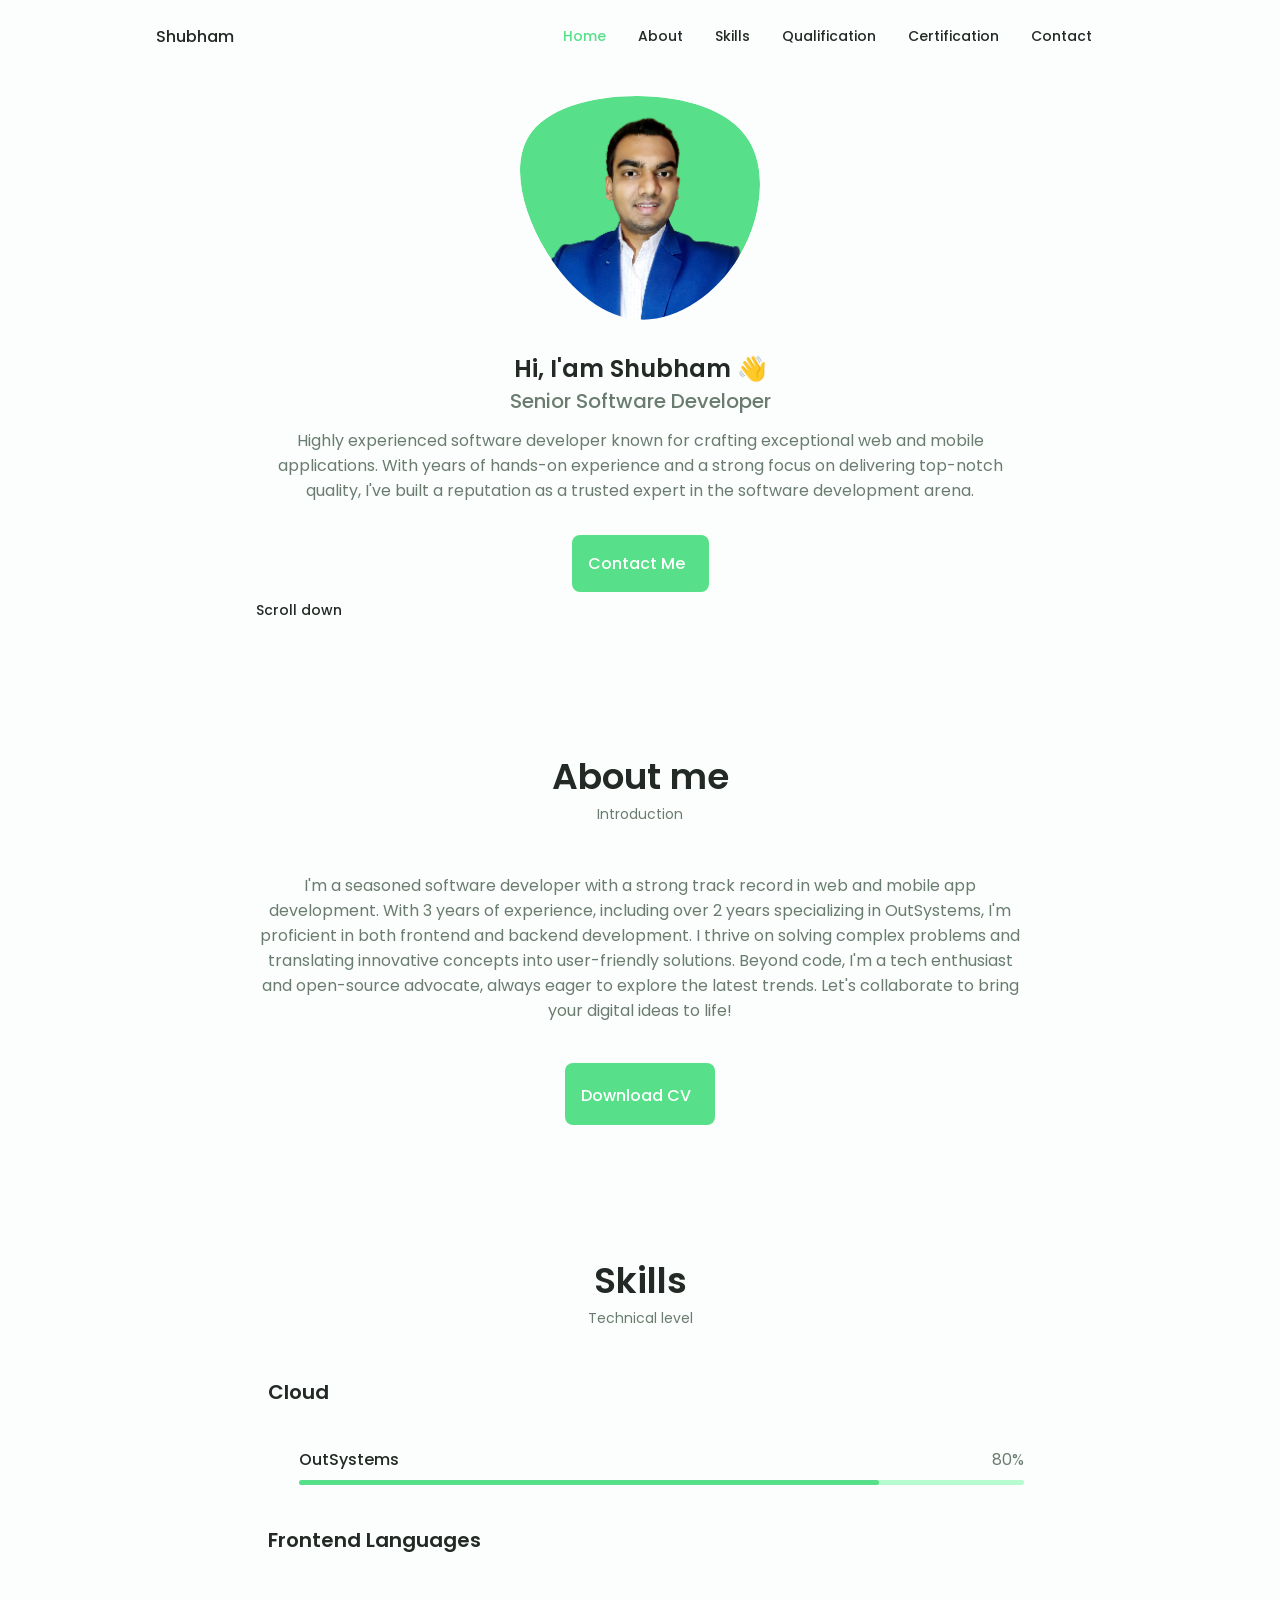
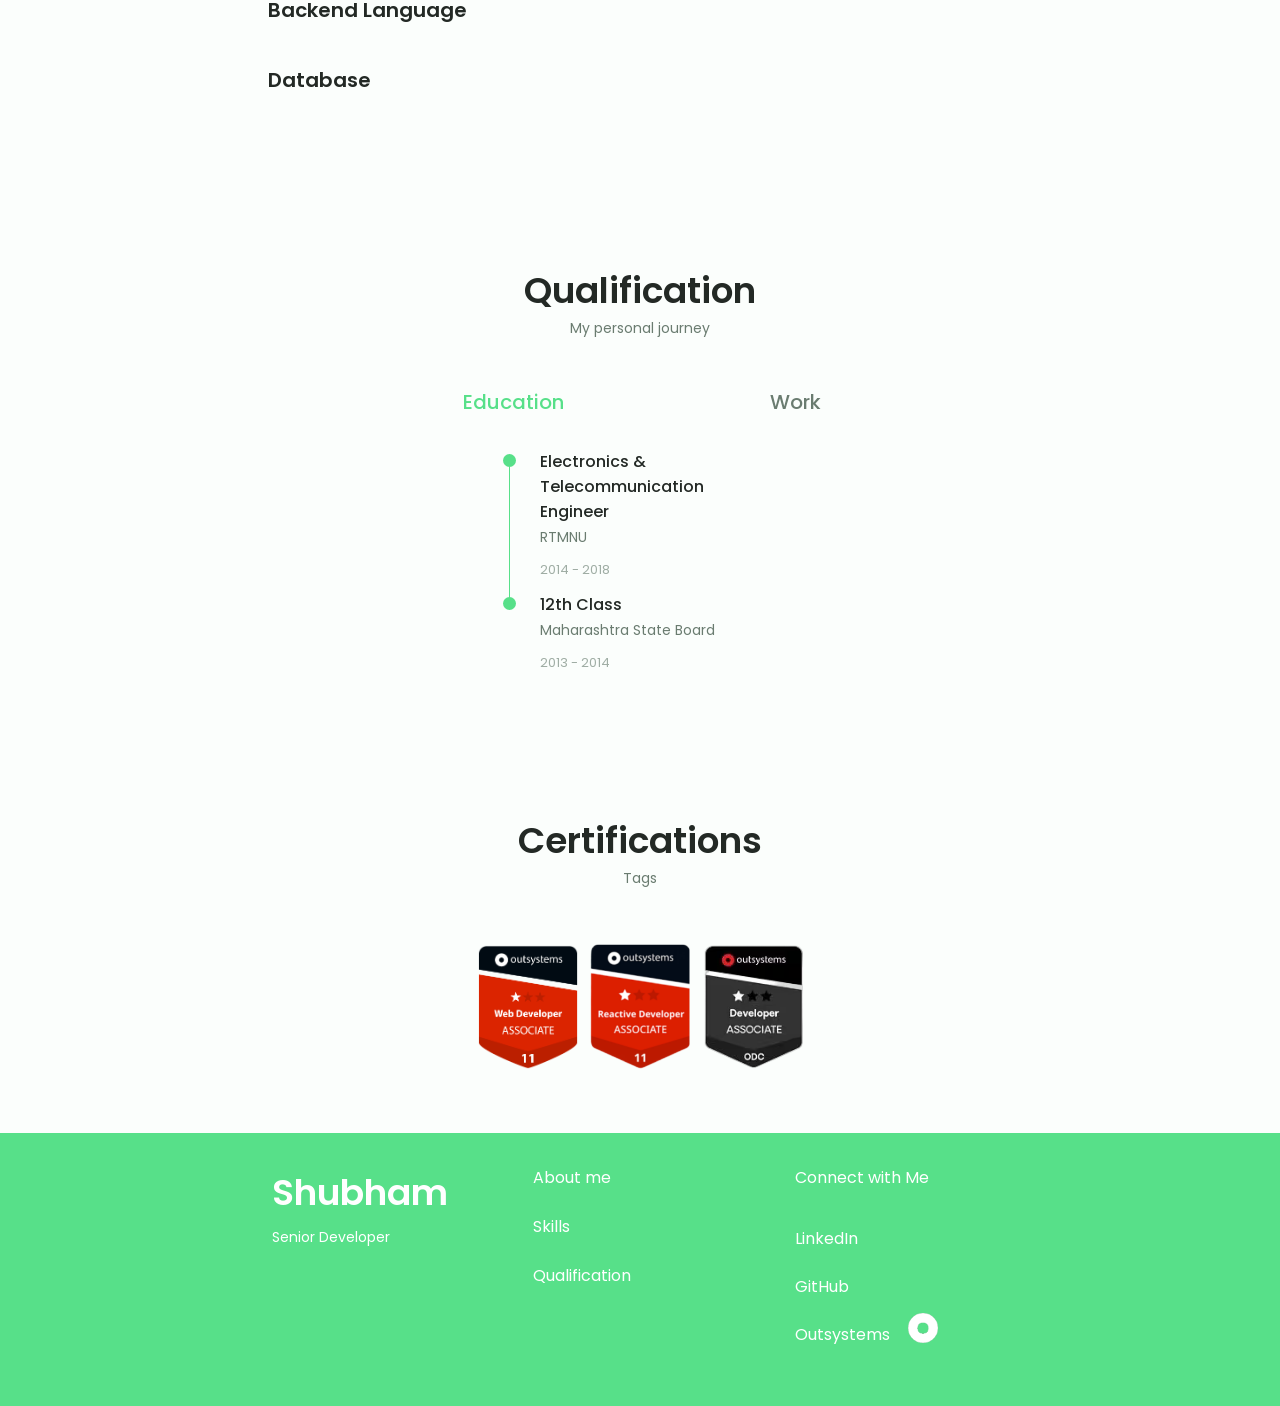
<file: index.html>
<!DOCTYPE html>
<html lang="en">
<head>
    <meta charset="UTF-8">
    <meta http-equiv="X-UA-Compatible" content="IE=edge">
    <meta name="viewport" content="width=device-width, initial-scale=1.0">

    <!--=============UNICONS====================-->
    <link rel="stylesheet" href="https://unicons.iconscout.com/release/v4.0.0/css/line.css">

    <!--=============SWIPER CSS====================-->
    <link rel="stylesheet" href="https://cdn.jsdelivr.net/npm/swiper@9.0.3/swiper-bundle.min.css">

    <!--=============CSS====================-->
    <link rel="stylesheet" href="assets/css/styles.css">

    <title>MyPortfolio</title>
</head>
<body>
        <!--=============HEADER====================-->
    <header class="header" id="header">
        <nav class="nav container">
            <a href="#" class="nav__name">Shubham</a>

            <div class="nav__menu" id="nav-menu">
                <ul class="nav__list grid">
                    <li>
                        <a href="#home" class="nav__link active-link">
                            <i class="uil uil-estate nav__icon"></i>Home
                        </a>
                    </li>
                    <li>
                        <a href="#about" class="nav__link">
                            <i class="uil uil-user nav__icon"></i>About
                        </a>
                    </li>
                    <li>
                        <a href="#skills" class="nav__link">
                            <i class="uil uil-file-alt nav__icon"></i>Skills
                        </a>
                    </li>
                    <li>
                        <a href="#qualification" class="nav__link">
                            <i class="uil uil-scenery nav__icon"></i>Qualification
                        </a>
                    </li>
                    <li>
                        <a href="#certification" class="nav__link">
                            <i class="uil uil-award nav__icon"></i>Certification
                        </a>
                    </li>
                    <li>
                        <a href="#footer" class="nav__link">
                            <i class="uil uil-message nav__icon"></i>Contact
                        </a>
                    </li>
                </ul>
                <i class="uil uil-times nav__close" id="nav-close"></i>
            </div>

            <div class="nav__btns">
                    <!-- Theme change button -->
                <i class="uil uil-moon dark-moon" id="theme-button"></i>

                <div class="nav__option" id="nav-option">
                    <i class="uil uil-apps"></i>
                </div>
            </div>
        </nav>
    </header>

    <!--=============MAIN====================-->
    <main class="main">

        <!--==================== HOME ====================-->
        <section class="section" id="home">
            <div class="container">
                <div class="home grid">
                    <div class="home__social">
                        <div class="grid">
                            <a href="https://www.linkedin.com/in/shubham-janbandhu-a11b12160/" target="_blank" class="home__social-icon">
                                <i class="uil uil-linkedin-alt"></i>
                            </a>
                            <a href="https://github.com/ShubhamJ-git" target="_blank" class="home__social-icon">
                                <i class="uil uil-github-alt"></i>
                            </a>
                        </div>
                        <div class="home__img">
                            <svg class="home__logo" viewBox="0 0 200 187" xmlns="http://www.w3.org/2000/svg" xmlns:xlink="http://www.w3.org/1999/xlink">
                                <mask id="mask0" mask-type="alpha">
                                    <path d="M190.312 36.4879C206.582 62.1187 201.309 102.826 182.328 134.186C163.346 165.547 
                                    130.807 187.559 100.226 186.353C69.6454 185.297 41.0228 161.023 21.7403 129.362C2.45775 
                                    97.8511 -7.48481 59.1033 6.67581 34.5279C20.9871 10.1032 59.7028 -0.149132 97.9666 
                                    0.00163737C136.23 0.303176 174.193 10.857 190.312 36.4879Z"/>
                                </mask>
                                <g mask="url(#mask0)">
                                    <path d="M190.312 36.4879C206.582 62.1187 201.309 102.826 182.328 134.186C163.346 
                                    165.547 130.807 187.559 100.226 186.353C69.6454 185.297 41.0228 161.023 21.7403 
                                    129.362C2.45775 97.8511 -7.48481 59.1033 6.67581 34.5279C20.9871 10.1032 59.7028 
                                    -0.149132 97.9666 0.00163737C136.23 0.303176 174.193 10.857 190.312 36.4879Z"/>
                                    <image class="home__logo-img" x='12' y='18'  href="assets/img/logo.png"/>
                                </g>
                            </svg>
                        </div>
                    </div>
                    
                    <div class="home__data home__heading">
                        <h1>Hi, I'am Shubham <span class="wave">👋</span> </h1>
                        <h3 class="home__subtitle">Senior Software Developer</h3>
                        <p class="home__description">Highly experienced software developer known for crafting exceptional web and mobile applications. With years of hands-on experience and a strong focus on delivering top-notch quality, I've built a reputation as a trusted expert in the software development arena.</p>
                        <a href="#footer" class="button button--flex"> Contact Me <i class="uil uil-message button__icon"></i></a>
                    </div>
                </div>
                <div class="home__scroll">
                    <a href="#about" class="home__scroll-button button--flex">
                        <i class="uil uil-mouse-alt home__scroll-mouse"></i>
                        <span class="home__scroll-name">Scroll down</span>
                        <i class="uil uil-arrow-down home__scroll-arrow"></i>
                    </a>
                </div>
            </div>
        </section>

        <!-------------ABOUT------------->
        <section class="section" id="about">
            <h2 class="section__title">About me</h2>
            <span class="section__subtitle">Introduction</span>

            <div class="about__container container">
                <p class="about__description">
                    I'm a seasoned software developer with a strong track record in web and mobile app development. With 3 years of experience, including over 2 years specializing in OutSystems, I'm proficient in both frontend and backend development. I thrive on solving complex problems and translating innovative concepts into user-friendly solutions. Beyond code, I'm a tech enthusiast and open-source advocate, always eager to explore the latest trends. Let's collaborate to bring your digital ideas to life!
                </p>
            </div>

            <div class="about__buttons">
                <a download="" href="assets/pdf/resume.pdf" target="_blank" class="button button__flex">
                    Download CV <i class="uil uil-import button__icon"></i>
                </a>
            </div>
        </section>

        <!-------------SKILLS------------->
        <section class="section" id="skills">
            <h2 class="section__title">Skills</h2>
            <span class="section__subtitle">Technical level</span>

            <div class="skills__container container grid">

                <!-------------SKILL 1------------->
                <div class="skills__content skills__open">
                    <div class="skills__header">
                        <i class="uil uil-clouds skills__icon"></i>
                        <div>
                            <h1 class="skills__title">Cloud</h1>
                        </div>
                        <i class="uil uil-angle-down skills__arrow"></i>
                    </div>

                    <div class="skills__list grid" >

                        <div class="skills__data">
                            <div class="skills__titles">
                                <h3 class="skills__name">OutSystems</h3>
                                <span class="skills_number">80%</span>
                            </div>
                            <div class="skills__bar">
                                <span class="skills__percentage skills__outsystems"></span>
                            </div>
                        </div>
                    </div>
                </div>

                <!-------------SKILL 2------------->
                <div class="skills__content skills__close">
                    <div class="skills__header">
                        <i class="uil uil-brackets-curly skills__icon"></i>
                        <div>
                            <h1 class="skills__title">Frontend Languages</h1>
                        </div>
                        <i class="uil uil-angle-down skills__arrow"></i>
                    </div>

                    <div class="skills__list grid" >

                        <div class="skills__data">
                            <div class="skills__titles">
                                <h3 class="skills__name">HTML</h3>
                                <span class="skills_number">70%</span>
                            </div>
                            <div class="skills__bar">
                                <span class="skills__percentage skills__html"></span>
                            </div>
                        </div>

                        <div class="skills__data">
                            <div class="skills__titles">
                                <h3 class="skills__name">CSS</h3>
                                <span class="skills_number">60%</span>
                            </div>
                            <div class="skills__bar">
                                <span class="skills__percentage skills__css"></span>
                            </div>
                        </div>

                        <div class="skills__data">
                            <div class="skills__titles">
                                <h3 class="skills__name">JavaScript</h3>
                                <span class="skills_number">40%</span>
                            </div>
                            <div class="skills__bar">
                                <span class="skills__percentage skills__js"></span>
                            </div>
                        </div>
                    </div>
                </div>

                <!-------------SKILL 3------------->
                <div class="skills__content skills__close">
                    <div class="skills__header">
                        <i class="uil uil-server-network skills__icon"></i>
                        <div>
                            <h1 class="skills__title">Backend Language</h1>
                        </div>
                        <i class="uil uil-angle-down skills__arrow"></i>
                    </div>

                    <div class="skills__list grid" >

                        <div class="skills__data">
                            <div class="skills__titles">
                                <h3 class="skills__name">Java</h3>
                                <span class="skills_number">80%</span>
                            </div>
                            <div class="skills__bar">
                                <span class="skills__percentage skills__java"></span>
                            </div>
                        </div>
                    </div>
                </div>

                <!-------------SKILL 4------------->
                <div class="skills__content skills__close">
                    <div class="skills__header">
                        <i class="uil uil-database-alt skills__icon"></i>
                        <div>
                            <h1 class="skills__title">Database</h1>
                        </div>
                        <i class="uil uil-angle-down skills__arrow"></i>
                    </div>

                    <div class="skills__list grid" >

                        <div class="skills__data">
                            <div class="skills__titles">
                                <h3 class="skills__name">MySQL</h3>
                                <span class="skills_number">70%</span>
                            </div>
                            <div class="skills__bar">
                                <span class="skills__percentage skills__mysql"></span>
                            </div>
                        </div>

                        <div class="skills__data">
                            <div class="skills__titles">
                                <h3 class="skills__name">SQL Server</h3>
                                <span class="skills_number">40%</span>
                            </div>
                            <div class="skills__bar">
                                <span class="skills__percentage skills__sqlserver"></span>
                            </div>
                        </div>
                    </div>
                </div>
            </div>
        </section>

        <!-------------QUALIFICATION------------->
        <section class="qualification section" id="qualification">
            <h2 class="section__title">Qualification</h2>
            <span class="section__subtitle">My personal journey</span>

            <div class="qualification__container container">
                <div class="qualification__tabs">
                    <div class="qualification__button button--flex qualification__active" data-target="#education">
                        <i class="uil uil-graduation-cap qualification__icon"></i>
                        Education
                    </div>
                    <div class="qualification__button button--flex" data-target="#work">
                        <i class="uil uil-bag-alt qualification__icon"></i>
                        Work
                    </div>
                </div>

                <div class="qualification__sections">
                    <div class="qualification__content">
                        <!-------------QUALIFICATION CONTENT 1------------->
                        <div class="qualification__content qualification__active" data-content id="education">
                            <!-------------QUALIFICATION 1------------->
                            <div class="qualification__data">
                                <div>
                                    <span class="qualification__rounder"></span>
                                    <span class="qualification__line"></span>
                                </div>
                                <div>
                                    <h3 class="qualification__title">Electronics & Telecommunication Engineer</h3>
                                    <span class="qualification__subtitle">RTMNU</span>
                                    <div class="qualification__calendar">
                                        <i class="uil uil-calendar-alt"></i>
                                        2014 - 2018
                                    </div>
                                </div>
                            </div>

                        <!-------------QUALIFICATION 2------------->
                            <div class="qualification__data">
                                <div>
                                    <span class="qualification__rounder"></span>
                                </div>
                                <div>
                                    <h3 class="qualification__title">12th Class</h3>
                                    <span class="qualification__subtitle">Maharashtra State Board</span>
                                    <div class="qualification__calendar">
                                        <i class="uil uil-calendar-alt"></i>
                                        2013 - 2014
                                    </div>
                                </div>
                            </div>
                        </div>

                        <!-------------QUALIFICATION CONTENT 2------------->
                        <div class="qualification__content" data-content id="work">
                            <!-------------QUALIFICATION 1------------->
                            <div class="qualification__data">
                                <div>
                                    <span class="qualification__rounder"></span>
                                    <span class="qualification__line"></span>
                                </div>
                                <div>
                                    <h3 class="qualification__title">Senior Developer</h3>
                                    <span class="qualification__subtitle">OMNEPRESENT TECHNOLOGIES</span>
                                    <div class="qualification__calendar">
                                        <i class="uil uil-calendar-alt"></i>
                                        June 2021 - Present
                                    </div>
                                </div>
                            </div>
                        
                        <!-------------QUALIFICATION 2------------->
                        <div class="qualification__data">
                            <div>
                                <span class="qualification__rounder"></span>
                                <span class="qualification__line"></span>
                            </div>
                            <div>
                                <h3 class="qualification__title">Intern</h3>
                                <span class="qualification__subtitle">HEBEON TECHNOLOGIES</span>
                                <div class="qualification__calendar">
                                    <i class="uil uil-calendar-alt"></i>
                                    Sep 2020 - Dec 2020
                                </div>
                            </div>
                        </div>    

                        <!-------------QUALIFICATION 3------------->
                            <div class="qualification__data">
                                <div>
                                    <span class="qualification__rounder"></span>
                                </div>
                                <div>
                                    <h3 class="qualification__title">Account Recievable Specialist</h3>
                                    <span class="qualification__subtitle">Ascent Business Solution Pvt. Ltd.</span>
                                    <div class="qualification__calendar">
                                        <i class="uil uil-calendar-alt"></i>
                                        July 2018 - Dec 2019
                                    </div>
                                </div>
                            </div>
                        </div>
                    </div>
                </div>
            </div>
        </section>

        <!--=============Certifications====================-->
        <section class="section" id="certification">
            <h2 class="section__title">Certifications</h2>
            <span class="section__subtitle">Tags</span>

            <div class="container grid">
                <div class="certification__content">
                    <img class="certification__web__logo" src="assets/img/WebAssociate.png" alt="web">
                    <img class="certification__reactive__logo" src="assets/img/ReactiveAssociate.png" alt="reactive">
                    <img class="certification__web__logo" src="assets/img/ODC.png" alt="ODC">
                </div>
            </div>
        </section>

    </main>

    <!--=============FOOTER====================-->
    <footer class="footer" id="footer">
        <div class="footer__bg">
            <div class="footer__container container grid__footer">
                <div>
                    <h1 class="footer__title">Shubham</h1>
                    <span class="footer__subtitle">Senior Developer</span>
                </div>
                <ul class="footer__links">
                    <li>
                        <a href="#about" class="footer__link">About me</a>
                    </li>
                    <li>
                        <a href="#skills" class="footer__link">Skills</a>
                    </li>
                    <li>
                        <a href="#qualification" class="footer__link">Qualification</a>
                    </li>
                </ul>
                <ul class="footer__links">
                    <li>
                        <span class="footer__link">Connect with Me</span>
                    </li>
                    <li class="footer__social-link">
                        <p class="footer__link">LinkedIn</p>
                        <a href="https://www.linkedin.com/in/shubham-janbandhu-a11b12160/" target="_blank" class="footer__social-icon">
                            <i class="uil uil-linkedin"></i>
                        </a>
                        <p class="footer__link">GitHub</p>
                        <a href="https://github.com/ShubhamJ-git" target="_blank" class="footer__social-icon">
                            <i class="uil uil-github"></i>
                        </a>
                        <p class="footer__link">Outsystems</p>
                        <a href="https://www.outsystems.com/profile/m4yt1bsoyk/overview" target="_blank" class="footer__social-icon">
                            <img src="assets/img/Outsystems.png" class="footer__outsystems-logo"/>
                        </a>  
                    </li>
                </ul>
            </div>
        </div>
    </footer>

    <!--=============SCROLL TOP====================-->
    <a href="#" class="scrollup" id="scroll-up">
        <i class="uil uil-arrow-up scrollup__icon"></i>
    </a>
        
    <!--=============MAIN JS====================-->
    <script src="assets/js/main.js"></script>
</body>
</html>
</file>
<file: assets/css/styles.css>
/*--=============GOOGLE FONTS====================--*/
@import url('https://fonts.googleapis.com/css2?family=Poppins:wght@400;500;600&display=swap');

/*--=============VARIABLE CSS====================--*/
:root {
  --header-height: 3rem;

  /*========== Colors ==========*/
  /* Change favorite color */
  --hue-color: 142; /*Purple 250 - Green 142 - Blue 230 - Pink 340*/

  /* HSL color mode */
  --first-color: hsl(var(--hue-color), 69%, 61%);
  --first-color-second: hsl(var(--hue-color), 69%, 61%);
  --first-color-alt: hsl(var(--hue-color), 57%, 53%);
  --first-color-lighter: hsl(var(--hue-color), 92%, 85%);
  --title-color: hsl(var(--hue-color), 8%, 15%);
  --text-color: hsl(var(--hue-color), 8%, 45%);
  --text-color-light: hsl(var(--hue-color), 8%, 65%);
  --input-color: hsl(var(--hue-color), 70%, 96%);
  --body-color: hsl(var(--hue-color), 60%, 99%);
  --container-color: #fff;
  --scroll-bar-color: hsl(var(--hue-color), 12%, 90%);
  --scroll-thumb-color: hsl(var(--hue-color), 12%, 80%);

  /*========== Font and typography ==========*/
  --body-font: 'Poppins', sans-serif;

  /* .5rem = 8px, 1rem = 16px, 1.5rem = 24px ... */
  --big-font-size: 2rem;
  --h1-font-size: 1.5rem;
  --h2-font-size: 1.25rem;
  --h3-font-size: 1.125rem;
  --normal-font-size: .938rem;
  --small-font-size: .813rem;
  --smaller-font-size: .75rem;

  /*========== Font weight ==========*/
  --font-medium: 500;
  --font-semi-bold: 600;

  /*========== Margenes Bottom ==========*/
  /* .25rem = 4px, .5rem = 8px, .75rem = 12px ... */
  --mb-0-25: .25rem;
  --mb-0-5: .5rem;
  --mb-0-75: .75rem;
  --mb-1: 1rem;
  --mb-1-5: 1.5rem;
  --mb-2: 2rem;
  --mb-2-5: 2.5rem;
  --mb-3: 3rem;

  /*========== z index ==========*/
  --z-tooltip: 10;
  --z-fixed: 100;
  --z-modal: 1000;
}

* {
    box-sizing: border-box;
    padding: 0;
    margin: 0;
  }

html{
  scroll-behavior: smooth;
}

body {
  margin: 0 0 var(--header-height) 0;
  font-family: var(--body-font);
  font-size: var(--normal-font-size);
  background-color: var(--body-color);
  color: var(--text-color);
}

h1, h2, h3, h4 {
  color: var(--title-color);
  font-weight: var(--font-semi-bold);
}

ul {
  list-style: none;
}

a {
  text-decoration: none;
}

img {
  max-width: 100%;
  height: auto;
}

/*==================== REUSABLE CSS CLASSES ====================*/
.section {
  padding: 2rem 0 4rem;
}

.section__title {
  font-size: var(--h1-font-size);
  color: var(--title-color);
}

.section__subtitle {
  display: block;
  font-size: var(--small-font-size);
  margin-bottom: var(--mb-3);
}

.section__title, 
.section__subtitle {
  text-align: center;
}

/*========== Button Dark/Light ==========*/
.nav__btns{
  display: flex;
  align-items: center;
}

.dark-moon{
  font-size: 1.25rem;
  color: var(--title-color);
  margin-right: var(--mb-1);
  cursor: pointer;
}

.dark-moon:hover{
  color: var(--first-color);
}

/*------------------Button------------*/
.button{
  display: inline-block;
  background-color: var(--first-color);
  color: #fff;
  padding: 1rem;
  border-radius: .5rem;
  font-weight: var(--font-medium);
}

.button:hover{
  background-color: var(--first-color-alt);
}

.button__icon{
  font-size: 1.25rem;
  margin-left: var(--mb-0-5);
  transition: .3s;
}

.button--white{
  background-color: #fff;
  color: var(--first-color);
}

.button--white:hover{
  background-color: #fff;
}

.button--flex{
  display: inline-flex;
  align-items: center;
}

.button--small{
  padding: .75rem 1rem;
}

.button--link{
  padding: 0;
  background-color: transparent;
  color: var(--first-color);
}

.button--link:hover{
  background-color: transparent;
  color: var(--first-color-alt);
}

/*==================== SCROLL BAR ====================*/
::-webkit-scrollbar{
  width: .60rem;
  background-color: var(--scroll-bar-color);
  border-radius: .5rem;
}

::-webkit-scrollbar-thumb{
  background-color: var(--scroll-thumb-color);
  border-radius: .5rem;
}

::-webkit-scrollbar-thumb:hover{
  background-color: var(--text-color-light);
}

/*==================== LAYOUT ====================*/
.container {
  max-width: 768px;
  margin-left: var(--mb-1-5);
  margin-right: var(--mb-1-5);
}

.grid {
  display: grid;
  gap: 1.5rem;
}

.header {
  width: 100%;
  position: fixed;
  bottom: 0;
  left: 0;
  z-index: var(--z-fixed);
  background-color: var(--body-color);
}

  /*==================== NAV ====================*/
.nav{
  max-width: 968px;
  height: var(--header-height);
  display: flex;
  justify-content: space-between;
  align-items: center;
}

.nav__name, .nav__option{
  color: var(--title-color);
  font-weight: var(--font-medium);
}

.nav__name:hover{
  color: var(--first-color);
}

.nav__option{
  font-size: 1.1rem;
  cursor: pointer;
}

.nav__option:hover{
  color: var(--first-color);
}

/*========== Variables Dark theme ==========*/
body.dark-theme{
  /* HSL color mode */
  --first-color-second: hsl(var(--hue-color), 30%, 8%);
  --title-color: hsl(var(--hue-color), 8%, 95%);
  --text-color: hsl(var(--hue-color), 8%, 75%);
  --input-color: hsl(var(--hue-color), 29%, 16%);
  --body-color: hsl(var(--hue-color), 28%, 12%);
  --container-color: hsl(var(--hue-color), 29%, 16%);
  --scroll-bar-color: hsl(var(--hue-color), 12%, 48%);
  --scroll-thumb-color: hsl(var(--hue-color), 12%, 36%);
}

/* Font size for large devices */
@media screen and (min-width: 968px) {
  :root {
      --big-font-size: 3rem;
      --h1-font-size: 2.25rem;
      --h2-font-size: 1.5rem;
      --h3-font-size: 1.25rem;
      --normal-font-size: 1rem;
      --small-font-size: .875rem;
      --smaller-font-size: .813rem;
  }
}

@media screen and (max-width: 767px) {
  .nav__menu{
    position: fixed;
    bottom: -100%;
    left: 0;
    width: 100%;
    background-color: var(--body-color);
    padding: 2rem 1.5rem 4rem;
    box-shadow: 0 -1px 4px rgba(0, 0, 0, 0.15);
    border-radius: 1.5rem 1.5rem 0 0;
    transition: .3s;
  }
}

.nav__list{
  grid-template-columns: repeat(3, 1fr);
  gap: 1rem;
}

.nav__link{
  display: flex;
  flex-direction: column;
  align-items: center;
  font-size: var(--small-font-size);
  color: var(--title-color);
  font-weight: var(--font-medium);
}

.nav__link:hover{
  color: var(--first-color);
}

.nav__icon{
  font-size: 1.2rem;
}

.nav__close{
  position: absolute;
  right: 1.3rem;
  bottom: .5rem;
  font-size: 1.5rem;
  cursor: pointer;
  color: var(--first-color);
}

.nav__close:hover{
  color: var(--first-color-alt);
}

/*show-menu*/
.show-menu{
  bottom: 0;
}

/* Active Link */
.active-link{
  color: var(--first-color);
}

/* Change background header */
.scroll-header{
  box-shadow: 0 -1px 4px rgba(0, 0, 0, 0.15);
}

/*=============== Home =======================*/
.home__img{
  order: 1;
  justify-self: center;
}

.home__content{
  gap: 1rem;
}

.home__social{
  display: grid;
  grid-template-columns: 0 1fr;
  align-items: end;
}

.home__social-icon{
  font-size: 1.25rem;
  color: var(--first-color);
}

.home__social-icon:hover{
  color: var(--first-color-alt);
}

.home__logo{
  width: 200px;
  fill: var(--first-color);
}

.home__logo-img{
  width: 175px;
}

.home__data{
  order: 1;
  grid-column: 1/2;
}

.home__subtitle{
  font-size: var(--h3-font-size);
  color: var(--text-color);
  font-weight: var(--font-medium);
  margin-bottom: var(--mb-0-75);
}

.home__description{
  margin-bottom: var(--mb-2);
}

.home__scroll{
  display: none;
}

.home__scroll-button{
  color: var(--first-color);
  transition: .3s;
}

.home__scroll-button:hover{
  transform: translateY(.25rem);
}

.home__scroll-mouse{
  font-size: 2rem;
}

.home__scroll-name{
  font-size: var(--small-font-size);
  color: var(--title-color);
  font-weight: var(--font-medium);
  
}

.home__scroll-arrow{
  font-size: 1.25rem;
}

.home__heading{
  text-align: center;
}

/*========== About ===============*/
.about__description{
  text-align: center;
  margin-bottom: var(--mb-2-5);
}

.about__container{
  column-gap: 5rem;
}

.about__buttons{
  display: flex;
  justify-content: center;
}

/*========== Skills ===============*/
.skills__icon, 
.skills__arrow{
  font-size: 2rem;
  color: var(--first-color);
}

.skills__container{
  row-gap: 0;
}

.skills__header{
  display: flex;
  align-items: center;
  margin-bottom: var(--mb-2-5);
  cursor: pointer;
}

.skills__icon{
  margin-right: var(--mb-0-75);
}

.skills__arrow{
  margin-left: auto;
  transition: .4s;
}

.skills__title{
  font-size: var(--h3-font-size);
}

.skills__subtitle{
  font-size: var(--small-font-size);
  color: var(--text-color-light);
}

.skills__list{
  row-gap: 1.5rem;
  padding-left: 2.7rem;
}

.skills__titles{
  display: flex;
  justify-content: space-between;
  margin-bottom: var(--mb-0-5);
}

.skills__open .skills__list{
  height: max-content;
  margin-bottom: var(--mb-2-5);
}

.skills__close .skills__list{
  height: 0;
  overflow: hidden;
}

.skills__name{
  font-size: var(--normal-font-size);
  font-weight: var(--font-medium);
}

.skills__bar,
.skills__percentage{
  height: 5px;
  border-radius: .25rem;
}

.skills__bar{
  background-color: var(--first-color-lighter);
}

.skills__percentage{
  display: block;
  background-color: var(--first-color);
}

.skills__outsystems{
  width: 80%;
}

.skills__html{
  width: 70%;
}

.skills__css{
  width: 60%;
}

.skills__js{
  width: 40%;
}

.skills__java{
  width: 80%;
}

.skills__mysql{
  width: 70%;
}

.skills__sqlserver{
  width: 40%;
}

.skills__open .skills__arrow{
  transform: rotate(-180deg);
}

/*========== Qualifications ===============*/
.qualification__icon{
  font-size: 1.8rem;
  margin-right: var(--mb-0-25);
}

.qualification__tabs{
  display: flex;
  justify-content: space-evenly;
  margin-bottom: var(--mb-2);
}

.qualification__button{
  font-size: var(--h3-font-size);
  font-weight: var(--font-medium);
  cursor: pointer;
}

.qualification__button:hover{
  color: var(--first-color);
}

.qualification__icon{
  font-size: 1.8rem;
  margin-right: var(--mb-0-25);
}

.qualification__button.qualification__active{
  color: var(--first-color);
}

.qualification__rounder{
  display: inline-block;
  width: 13px;
  height: 13px;
  background-color: var(--first-color);
  border-radius: 50%;
}

.qualification__line{
  display: block;
  width: 1px;
  height: 100%;
  background-color: var(--first-color);
  transform: translate(6px, -7px);
}

.qualification [data-content]{
  display: none;
}

.qualification__active[data-content]{
  display: block;
  margin: auto;
  width: max-content;
}

.qualification__data{
  display: grid;
  grid-template-columns: 1fr 200px 1fr;
  column-gap: 1.5rem;
  margin-bottom: var(--mb-0-75);
}

.qualification__calendar{
  font-size: var(--smaller-font-size);
  color: var(--text-color-light);
}

.qualification__title{
  font-size: var(--normal-font-size);
  font-weight: var(--font-medium);
}

.qualification__subtitle{
  display: inline-block;
  font-size: var(--small-font-size);
  margin-bottom: var(--mb-0-75);
}

/* FOOTER */

.footer{
  padding-top: 2rem;
}

.footer__bg{
  background-color: var(--first-color-second);
  padding: 2rem 0 3rem;
}

.footer__container{
  row-gap: 3.5rem;
}

.footer__title{
  font-size: var(--h1-font-size);
  margin-bottom: var(--mb-0-25);
}

.footer__subtitle{
  font-size: var(--small-font-size);
}

.footer__links{
  display: flex;
  flex-direction: column;
  row-gap: 1.5rem;
}

.footer__link:hover{
  color: var(--first-color-lighter);
}

.footer__title,
.footer__subtitle,
.footer__link,
.footer__social{
  color: #fff;
}

.footer__social-icon {
  font-size: 2rem;
  color: #fff;
}

.footer__social-link{
  display: grid;
  grid-template-columns: repeat(2, max-content);
  column-gap: 1rem;
  align-items: center;
  grid-template-rows: repeat(3, 3rem);
}

.footer__outsystems-logo{
  max-width: 40px;
  margin-left: -3px;
}

.grid__footer {
  display: grid;
  gap: 3rem;
}

/* SCROLL UP */
.scrollup{
  position: fixed;
  right: 1rem;
  bottom: -20%;
  background-color: var(--first-color);
  opacity: .8;
  padding: 0 .3rem;
  border-radius: .4rem;
  z-index: var(--z-tooltip);
  transition: .2s;
}

.scrollup:hover{
  background-color: var(--first-color-alt);
}

.scrollup__icon{
  font-size: 1.5rem;
  color: #fff;
}

.show-scroll{
  bottom: 5rem;
}

/* Certifications */
.certification__content{
  display: inline-flex;
  align-items: baseline;
  justify-content: center;
}

.certification__web__logo{
  width: 100px;
}

.certification__reactive__logo{
  width: 125px;
}

/*------ Media Queries ------*/

/* for small devices */
@media screen and (max-width: 350px) {

  .container{
    margin-left: var(--mb-1);
    margin-right: var(--mb-1);
  }

  .skills__title{
    font-size: var(--normal-font-size);
  }

}

/* for medium devices */
@media screen and (min-width: 568px) {

  .home__img{
    order: 1;
    justify-self: center;
  }

  .grid__footer {
    grid-template-columns: repeat(3, 1fr);
  }
}

@media screen and (min-width: 768px) {

  .home__content {
    padding-top: 1rem;
    column-gap: 2rem;
  }

  .home__scroll {
    display: block;
  }

  .home__scroll-button{
    margin-left: 0rem;
  }

  .container{
    margin-left: auto;
    margin-right: auto;
  }

  body{
    margin: 0;
  }

  .nav{
    height: calc(var(--header-height) + 1.5rem);
    column-gap: 1rem;
  }
  
  .header{
    top: 0;
    bottom: initial;
  }

  .header,
  .main,
  .footer__container{
      padding: 0 1rem;
  }

  .nav__option{
    display: none;
  }

  .nav__icon,
  .nav__close,
  .nav__toggle{
    display: none;
  }

  .nav__list{
    display: flex;
    column-gap: 2rem;
  }

  .nav__menu{
    margin-left: auto;
  }
  
  .section {
    padding: 6rem 0 2rem;
  }

  
}

/* for Large devices */
@media screen and (min-width: 1024px) {

  .home__logo{
    width: 240px;
  }
}

/*--------Animations----------*/
.wave {
  animation-name: wave-animation;  /* Refers to the name of your @keyframes element below */
  animation-duration: 2.5s;        /* Change to speed up or slow down */
  animation-iteration-count: infinite;  /* Never stop waving :) */
  transform-origin: 70% 70%;       /* Pivot around the bottom-left palm */
  display: inline-block;
}

@keyframes wave-animation {
    0% { transform: rotate( 0.0deg) }
   10% { transform: rotate(14.0deg) }  /* The following five values can be played with to make the waving more or less extreme */
   20% { transform: rotate(-8.0deg) }
   30% { transform: rotate(14.0deg) }
   40% { transform: rotate(-4.0deg) }
   50% { transform: rotate(10.0deg) }
   60% { transform: rotate( 0.0deg) }  /* Reset for the last half to pause */
  100% { transform: rotate( 0.0deg) }
}
</file>
